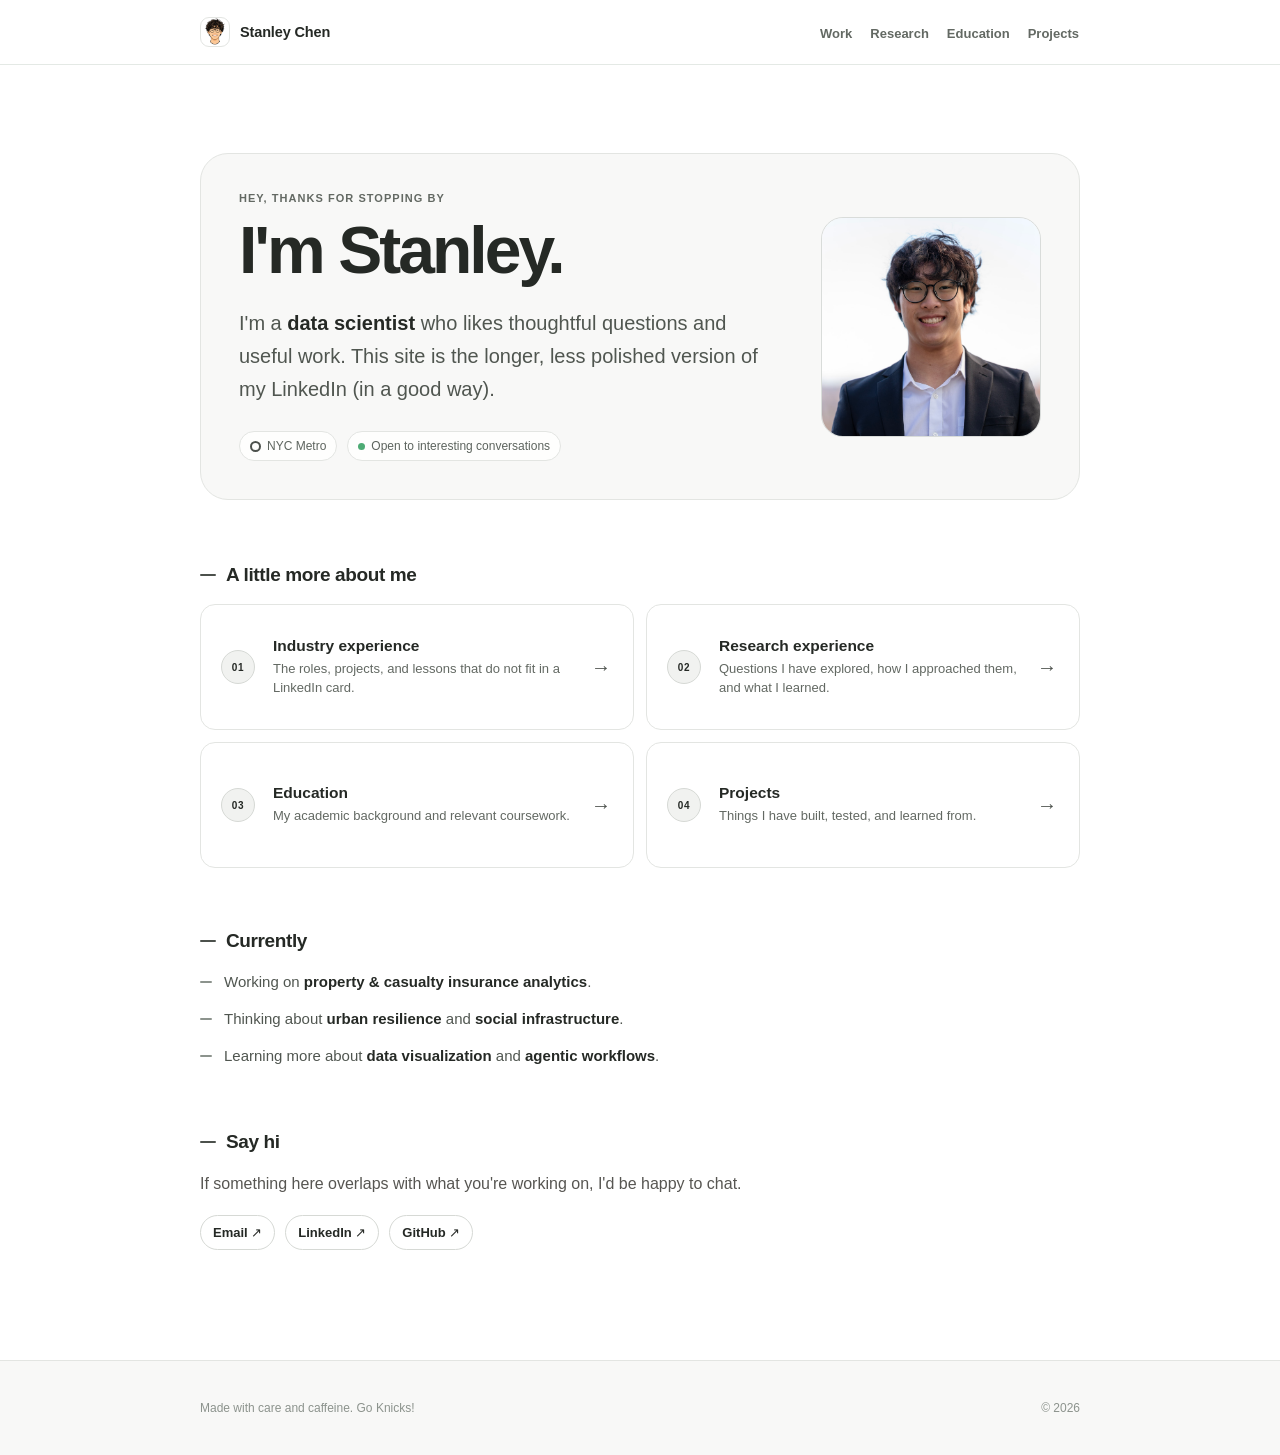
<file: index.html>
<!doctype html>
<html lang="en">
  <head>
    <meta charset="utf-8">
    <meta name="viewport" content="width=device-width, initial-scale=1">
    <title>Stanley Chen</title>
    <meta name="description" content="The longer version of my LinkedIn: industry experience, research, education, and the context behind the highlights.">
    <meta name="robots" content="noindex, nofollow">
    <meta property="og:title" content="Stanley Chen">
    <meta property="og:description" content="Industry experience, research, education, and the context behind the highlights.">
    <meta property="og:type" content="website">
    <meta property="og:url" content="https://stanleychenusa.github.io/">
    <meta name="twitter:card" content="summary">
    <link rel="canonical" href="https://stanleychenusa.github.io/">
    <link rel="icon" href="/favicon-avatar-transparent.png" type="image/png">
    <link rel="stylesheet" href="/styles.css?v=20260902-flat2">
  </head>
  <body>
    <header class="site-header">
      <div class="page-frame header-inner">
        <a class="wordmark" href="/" aria-label="Stanley Chen, homepage">
          <img class="wordmark-icon" src="/favicon-avatar-transparent.png" alt="" width="26" height="26" aria-hidden="true">
          <span class="name">Stanley Chen</span>
        </a>
        <nav class="site-nav" aria-label="Primary navigation">
          <a href="/industry/">Work</a>
          <a href="/research/">Research</a>
          <a href="/education/">Education</a>
          <a href="/projects/">Projects</a>
        </nav>
      </div>
    </header>

    <main class="doc-page page-frame">
      <section class="doc-hero home-hero" aria-labelledby="home-heading">
        <div class="home-hero-copy">
          <p class="doc-kicker">Hey, thanks for stopping by</p>
          <h1 id="home-heading">I'm Stanley.</h1>
          <p class="doc-lede">
            I'm a <strong>data scientist</strong> who likes thoughtful questions and useful work.
            This site is the longer, less polished
            version of my LinkedIn (in a good way).
          </p>
          <div class="quick-facts" aria-label="Quick facts">
            <span class="location-tag">NYC Metro</span>
            <span class="status-dot">Open to interesting conversations</span>
          </div>
        </div>
        <img class="profile-photo" src="/profile.jpg" alt="Portrait of Stanley Chen" width="440" height="440" fetchpriority="high">
      </section>

      <section class="doc-section" aria-labelledby="explore-heading">
        <h2 id="explore-heading">A little more about me</h2>
        <div class="page-list">
          <a class="page-list-item" href="/industry/">
            <span class="list-index" aria-hidden="true">01</span>
            <span class="list-copy">
              <strong>Industry experience</strong>
              <small>The roles, projects, and lessons that do not fit in a LinkedIn card.</small>
            </span>
            <span class="arrow" aria-hidden="true">→</span>
          </a>
          <a class="page-list-item" href="/research/">
            <span class="list-index" aria-hidden="true">02</span>
            <span class="list-copy">
              <strong>Research experience</strong>
              <small>Questions I have explored, how I approached them, and what I learned.</small>
            </span>
            <span class="arrow" aria-hidden="true">→</span>
          </a>
          <a class="page-list-item" href="/education/">
            <span class="list-index" aria-hidden="true">03</span>
            <span class="list-copy">
              <strong>Education</strong>
              <small>My academic background and relevant coursework.</small>
            </span>
            <span class="arrow" aria-hidden="true">→</span>
          </a>
          <a class="page-list-item" href="/projects/">
            <span class="list-index" aria-hidden="true">04</span>
            <span class="list-copy">
              <strong>Projects</strong>
              <small>Things I have built, tested, and learned from.</small>
            </span>
            <span class="arrow" aria-hidden="true">→</span>
          </a>
        </div>
      </section>

      <section class="doc-section currently" aria-labelledby="currently-heading">
        <h2 id="currently-heading">Currently</h2>
        <ul>
          <li>Working on <strong>property &amp; casualty insurance analytics</strong>.</li>
          <li>Thinking about <strong>urban resilience</strong> and <strong>social infrastructure</strong>.</li>
          <li>Learning more about <strong>data visualization</strong> and <strong>agentic workflows</strong>.</li>
        </ul>
      </section>

      <section class="doc-section say-hi" aria-labelledby="contact-heading">
        <h2 id="contact-heading">Say hi</h2>
        <p>If something here overlaps with what you're working on, I'd be happy to chat.</p>
        <div class="contact-links">
          <a href="mailto:syc33@cornell.edu">Email ↗</a>
          <a href="https://www.linkedin.com/in/stanleychenusa/" target="_blank" rel="noopener noreferrer">LinkedIn ↗</a>
          <a href="https://github.com/stanleychenusa" target="_blank" rel="noopener noreferrer">GitHub ↗</a>
        </div>
      </section>
    </main>

    <footer class="site-footer">
      <div class="page-frame footer-inner">
        <p>Made with care and caffeine. Go Knicks!</p>
        <span>© 2026</span>
      </div>
    </footer>
  </body>
</html>
</file>
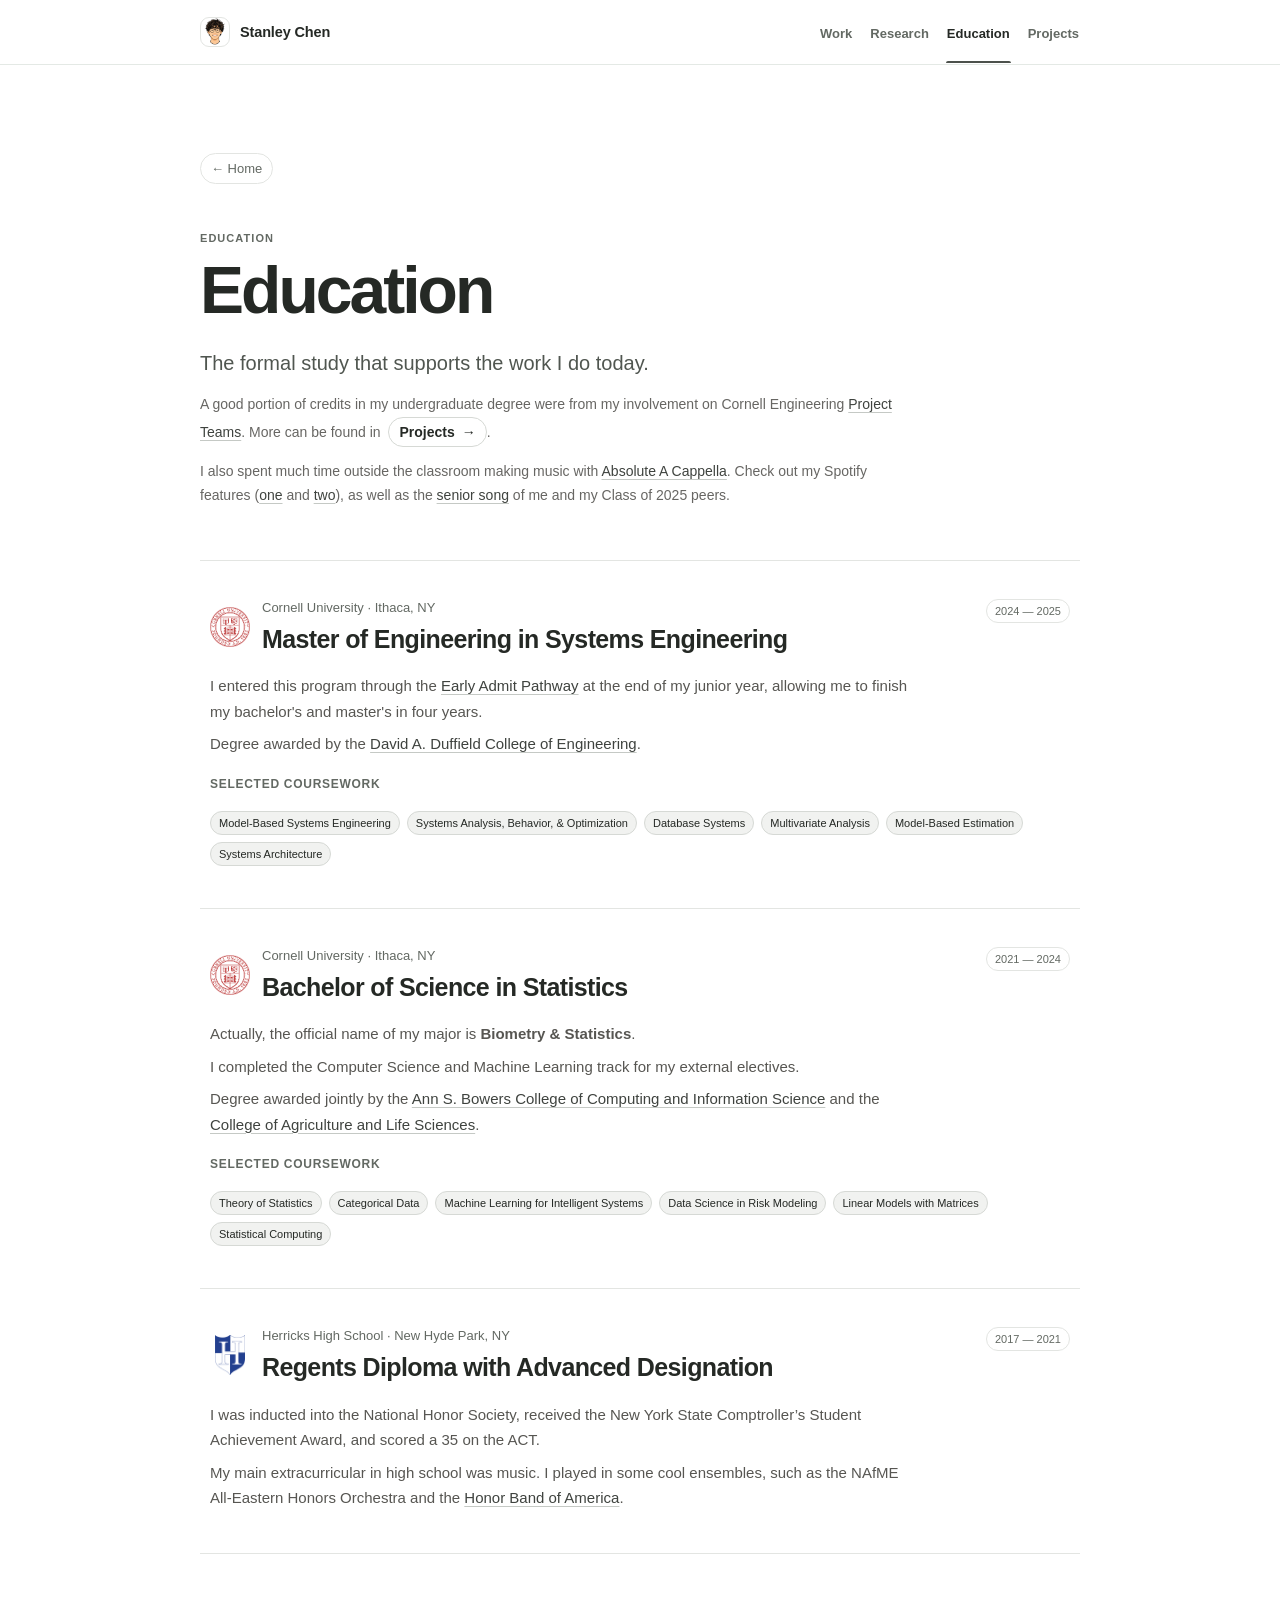
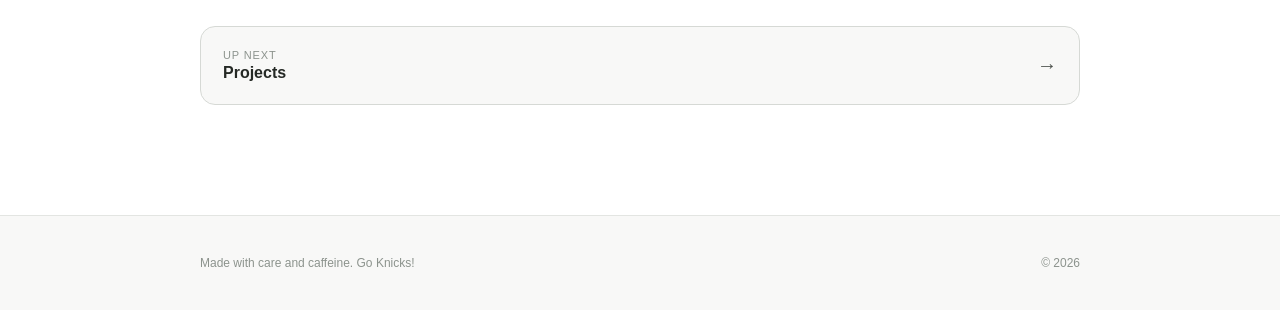
<file: education/index.html>
<!doctype html>
<html lang="en">
  <head>
    <meta charset="utf-8">
    <meta name="viewport" content="width=device-width, initial-scale=1">
    <title>Stanley Chen - Education</title>
    <meta name="description" content="Academic background and selected coursework at Cornell University.">
    <meta name="robots" content="noindex, nofollow">
    <link rel="canonical" href="https://stanleychenusa.github.io/education/">
    <link rel="icon" href="/favicon-avatar-transparent.png" type="image/png">
    <link rel="stylesheet" href="/styles.css?v=20260902-flat2">
  </head>
  <body>
    <header class="site-header">
      <div class="page-frame header-inner">
        <a class="wordmark" href="/" aria-label="Stanley Chen, homepage"><img class="wordmark-icon" src="/favicon-avatar-transparent.png" alt="" width="26" height="26" aria-hidden="true"><span class="name">Stanley Chen</span></a>
        <nav class="site-nav" aria-label="Primary navigation"><a href="/industry/">Work</a><a href="/research/">Research</a><a href="/education/" aria-current="page">Education</a><a href="/projects/">Projects</a></nav>
      </div>
    </header>

    <main class="doc-page page-frame">
      <a class="breadcrumb-link" href="/">← Home</a>
      <section class="inner-hero" aria-labelledby="page-heading">
        <p class="doc-kicker">Education</p><h1 id="page-heading">Education</h1><p class="education-intro">The formal study that supports the work I do today.</p>
        <p class="education-personal-note">A good portion of credits in my undergraduate degree were from my involvement on Cornell Engineering <a href="https://www.duffield.cornell.edu/student-project-teams/" target="_blank" rel="noopener noreferrer">Project Teams</a>. More can be found in <a class="projects-cta" href="/projects/">Projects <span aria-hidden="true">→</span></a>.</p>
        <p class="education-personal-note">I also spent much time outside the classroom making music with <a href="https://cornellabsolute.com/" target="_blank" rel="noopener noreferrer">Absolute A Cappella</a>. Check out my Spotify features (<a href="https://open.spotify.com/track/7F1lnGgt392TazgohCeSSP?si=485f0338f0264d7b" target="_blank" rel="noopener noreferrer">one</a> and <a href="https://open.spotify.com/track/5JcDGSPJ9kBR0nLbSrpyHn?si=63d333c6968a4a16" target="_blank" rel="noopener noreferrer">two</a>), as well as the <a href="https://youtu.be/B6LWA0KaAKY?si=qWsALJfNfPWxEbzY" target="_blank" rel="noopener noreferrer">senior song</a> of me and my Class of 2025 peers.</p>
      </section>

      <section class="experience-section" aria-label="Education entries"><div class="experience-list">
        <article class="experience-entry">
          <div class="entry-heading"><div class="entry-identity"><img class="school-logo" src="/cornell-logo.png" alt="" width="40" height="40" aria-hidden="true"><div><p class="entry-organization">Cornell University · Ithaca, NY</p><h2>Master of Engineering in Systems Engineering</h2></div></div><span class="entry-period">2024 — 2025</span></div>
          <div class="degree-notes">
            <p>I entered this program through the <a href="https://www.duffield.cornell.edu/meng/admissions-meng-students/early-admissions-for-cornell-students/" target="_blank" rel="noopener noreferrer">Early Admit Pathway</a> at the end of my junior year, allowing me to finish my bachelor's and master's in four years.</p>
            <p>Degree awarded by the <a href="https://www.duffield.cornell.edu/" target="_blank" rel="noopener noreferrer">David A. Duffield College of Engineering</a>.</p>
          </div>
          <p class="course-label">Selected coursework</p>
          <div class="entry-tags" aria-label="Selected master's coursework"><span>Model-Based Systems Engineering</span><span>Systems Analysis, Behavior, &amp; Optimization</span><span>Database Systems</span><span>Multivariate Analysis</span><span>Model-Based Estimation</span><span>Systems Architecture</span></div>
        </article>
        <article class="experience-entry">
          <div class="entry-heading"><div class="entry-identity"><img class="school-logo" src="/cornell-logo.png" alt="" width="40" height="40" aria-hidden="true"><div><p class="entry-organization">Cornell University · Ithaca, NY</p><h2>Bachelor of Science in Statistics</h2></div></div><span class="entry-period">2021 — 2024</span></div>
          <div class="degree-notes">
            <p>Actually, the official name of my major is <strong>Biometry &amp; Statistics</strong>.</p>
            <p>I completed the Computer Science and Machine Learning track for my external electives.</p>
            <p>Degree awarded jointly by the <a href="https://cis.cornell.edu/" target="_blank" rel="noopener noreferrer">Ann S. Bowers College of Computing and Information Science</a> and the <a href="https://cals.cornell.edu/" target="_blank" rel="noopener noreferrer">College of Agriculture and Life Sciences</a>.</p>
          </div>
          <p class="course-label">Selected coursework</p>
          <div class="entry-tags" aria-label="Selected bachelor's coursework"><span>Theory of Statistics</span><span>Categorical Data</span><span>Machine Learning for Intelligent Systems</span><span>Data Science in Risk Modeling</span><span>Linear Models with Matrices</span><span>Statistical Computing</span></div>
        </article>
        <article class="experience-entry">
          <div class="entry-heading"><div class="entry-identity"><img class="school-logo" src="/herricks-logo.png" alt="" width="40" height="40" aria-hidden="true"><div><p class="entry-organization">Herricks High School · New Hyde Park, NY</p><h2>Regents Diploma with Advanced Designation</h2></div></div><span class="entry-period">2017 — 2021</span></div>
          <div class="degree-notes">
            <p>I was inducted into the National Honor Society, received the New York State Comptroller’s Student Achievement Award, and scored a 35 on the ACT.</p>
            <p>My main extracurricular in high school was music. I played in some cool ensembles, such as the NAfME All-Eastern Honors Orchestra and the <a href="https://festival.musicforall.org/honor-band/" target="_blank" rel="noopener noreferrer">Honor Band of America</a>.</p>
          </div>
        </article>
      </div></section>

      <nav class="page-turn" aria-label="Portfolio pages"><a href="/projects/"><span><small>Up next</small>Projects</span><span class="arrow" aria-hidden="true">→</span></a></nav>
    </main>

    <footer class="site-footer"><div class="page-frame footer-inner"><p>Made with care and caffeine. Go Knicks!</p><span>© 2026</span></div></footer>
  </body>
</html>
</file>
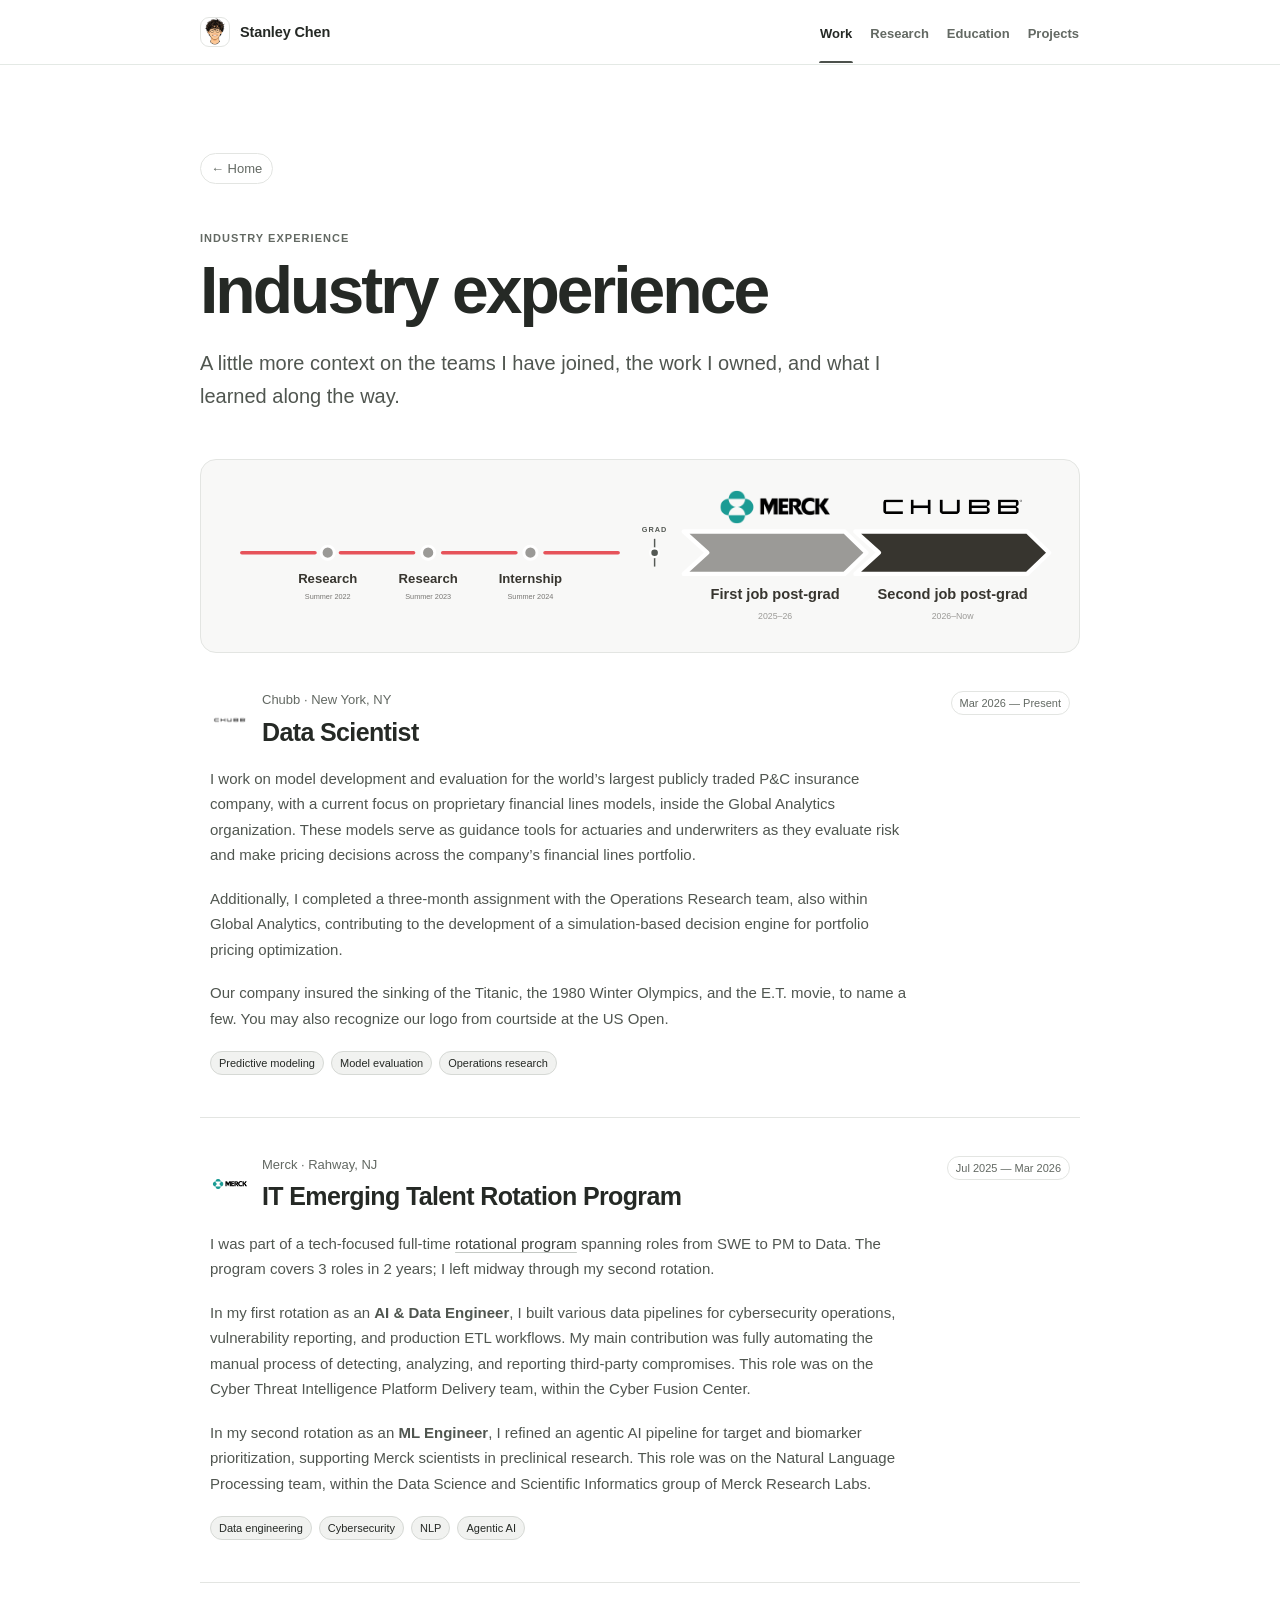
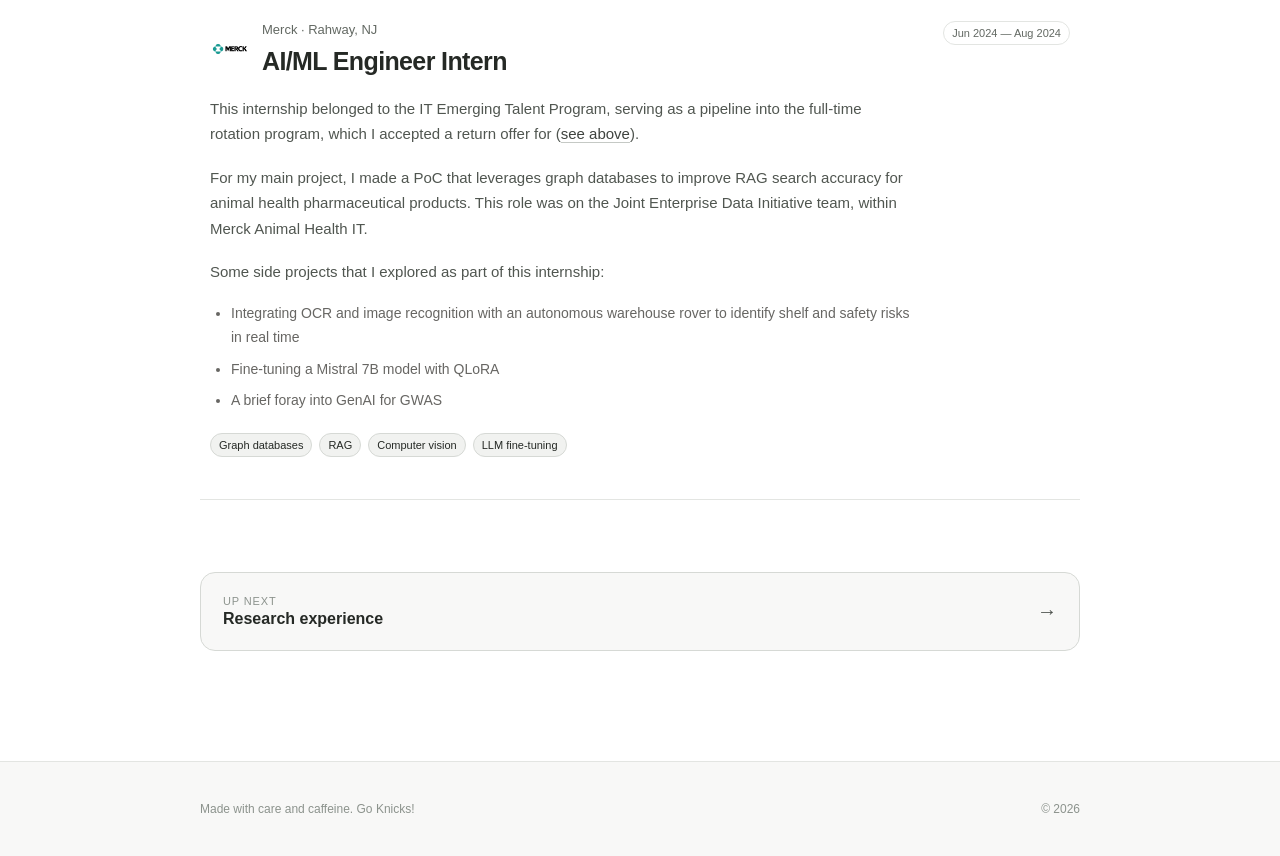
<file: industry/index.html>
<!doctype html>
<html lang="en">
  <head>
    <meta charset="utf-8">
    <meta name="viewport" content="width=device-width, initial-scale=1">
    <title>Stanley Chen - Work</title>
    <meta name="description" content="Selected roles, responsibilities, and professional outcomes.">
    <meta name="robots" content="noindex, nofollow">
    <link rel="canonical" href="https://stanleychenusa.github.io/industry/">
    <link rel="icon" href="/favicon-avatar-transparent.png" type="image/png">
    <link rel="stylesheet" href="/styles.css?v=20260902-flat2">
  </head>
  <body>
    <header class="site-header">
      <div class="page-frame header-inner">
        <a class="wordmark" href="/" aria-label="Stanley Chen, homepage"><img class="wordmark-icon" src="/favicon-avatar-transparent.png" alt="" width="26" height="26" aria-hidden="true"><span class="name">Stanley Chen</span></a>
        <nav class="site-nav" aria-label="Primary navigation">
          <a href="/industry/" aria-current="page">Work</a>
          <a href="/research/">Research</a>
          <a href="/education/">Education</a>
          <a href="/projects/">Projects</a>
        </nav>
      </div>
    </header>

    <main class="doc-page page-frame">
      <a class="breadcrumb-link" href="/">← Home</a>
      <section class="inner-hero" aria-labelledby="page-heading">
        <p class="doc-kicker">Industry experience</p>
        <h1 id="page-heading">Industry experience</h1>
        <p>A little more context on the teams I have joined, the work I owned, and what I learned along the way.</p>
      </section>

      <section class="career-timeline" aria-label="Career timeline">
        <div class="timeline-scroll">
          <svg class="timeline-graphic" viewBox="0 0 1180 230" role="img" aria-labelledby="timeline-title timeline-description" xmlns="http://www.w3.org/2000/svg">
            <title id="timeline-title">Career timeline</title>
            <desc id="timeline-description">Four red line segments represent freshman through senior school years. Black dots between them represent summer research and internship experiences. A labeled marker denotes graduation, followed by two job segments.</desc>

            <g font-family="ui-sans-serif, -apple-system, BlinkMacSystemFont, 'Segoe UI', sans-serif">
              <g text-anchor="middle" fill="#37352f">
                <line x1="45" y1="105" x2="145" y2="105" stroke="#e6535a" stroke-width="5" stroke-linecap="round" />

                <a class="timeline-link" href="/research/#undergraduate-summer-research-assistant" aria-label="Go to Undergraduate Summer Research Assistant on the Research page">
                  <circle cx="162.5" cy="105" r="9" fill="#9b9a97" stroke="#ffffff" stroke-width="4" />
                  <text class="timeline-link-label" x="162.5" y="147" font-size="18" font-weight="620">Research</text>
                  <text x="162.5" y="168" fill="#787774" font-size="10">Summer 2022</text>
                </a>

                <line x1="180" y1="105" x2="280" y2="105" stroke="#e6535a" stroke-width="5" stroke-linecap="round" />

                <a class="timeline-link" href="/research/#undergraduate-summer-research-assistant" aria-label="Go to Undergraduate Summer Research Assistant on the Research page">
                  <circle cx="300" cy="105" r="9" fill="#9b9a97" stroke="#ffffff" stroke-width="4" />
                  <text class="timeline-link-label" x="300" y="147" font-size="18" font-weight="620">Research</text>
                  <text x="300" y="168" fill="#787774" font-size="10">Summer 2023</text>
                </a>

                <line x1="320" y1="105" x2="420" y2="105" stroke="#e6535a" stroke-width="5" stroke-linecap="round" />

                <a class="timeline-link" href="#ai-ml-engineer-intern" aria-label="Go to AI/ML Engineer Intern">
                  <circle cx="440" cy="105" r="9" fill="#9b9a97" stroke="#ffffff" stroke-width="4" />
                  <text class="timeline-link-label" x="440" y="147" font-size="18" font-weight="620">Internship</text>
                  <text x="440" y="168" fill="#787774" font-size="10">Summer 2024</text>
                </a>

                <line x1="460" y1="105" x2="560" y2="105" stroke="#e6535a" stroke-width="5" stroke-linecap="round" />

                <g aria-label="Graduation">
                  <text x="610" y="76" fill="#555a55" font-size="10" font-weight="720" letter-spacing="1.4">GRAD</text>
                  <line x1="610" y1="86" x2="610" y2="124" stroke="#555a55" stroke-width="2" />
                  <circle cx="610" cy="105" r="6" fill="#555a55" stroke="#ffffff" stroke-width="3" />
                </g>
              </g>

              <g text-anchor="middle">
                <a class="timeline-link" href="#ai-data-engineer" aria-label="Go to first job post-grad, IT Emerging Talent Rotation Program">
                  <svg x="700" y="20" width="150" height="45" viewBox="176 894 2048 612" preserveAspectRatio="xMidYMid meet" aria-hidden="true">
                    <image href="/merck-logo.png" width="2400" height="2400" />
                  </svg>
                  <path d="M 650 76 H 870 L 900 105 L 870 134 H 650 L 682 105 Z" fill="#9b9a97" stroke="#ffffff" stroke-width="6" stroke-linejoin="round" />
                  <text class="timeline-link-label" x="775" y="169" fill="#37352f" font-size="20" font-weight="720">First job post-grad</text>
                  <text x="775" y="196" fill="#9b9a97" font-size="12">2025–26</text>
                </a>

                <a class="timeline-link" href="#data-scientist" aria-label="Go to second job post-grad, Data Scientist">
                  <svg x="923" y="32" width="190" height="20" viewBox="580 2406 4077 423" preserveAspectRatio="xMidYMid meet" aria-hidden="true">
                    <image href="/chubb-logo.png" width="5236" height="5236" />
                  </svg>
                  <path d="M 885 76 H 1120 L 1150 105 L 1120 134 H 885 L 917 105 Z" fill="#37352f" stroke="#ffffff" stroke-width="6" stroke-linejoin="round" />
                  <text class="timeline-link-label" x="1018" y="169" fill="#37352f" font-size="20" font-weight="720">Second job post-grad</text>
                  <text x="1018" y="196" fill="#9b9a97" font-size="12">2026–Now</text>
                </a>
              </g>
            </g>
          </svg>
        </div>
      </section>

      <section class="experience-section" aria-label="Industry experience entries">
        <div class="experience-list work-experience-list">
          <article class="experience-entry" id="data-scientist">
            <div class="entry-heading"><div class="entry-identity"><img class="company-logo" src="/chubb-logo.png" alt="" width="40" height="40" aria-hidden="true"><div><p class="entry-organization">Chubb · New York, NY</p><h2>Data Scientist</h2></div></div><span class="entry-period">Mar 2026 — Present</span></div>
            <p class="entry-summary">I work on model development and evaluation for the world’s largest publicly traded P&amp;C insurance company, with a current focus on proprietary financial lines models, inside the Global Analytics organization. These models serve as guidance tools for actuaries and underwriters as they evaluate risk and make pricing decisions across the company’s financial lines portfolio.</p>
            <p class="entry-summary">Additionally, I completed a three-month assignment with the Operations Research team, also within Global Analytics, contributing to the development of a simulation-based decision engine for portfolio pricing optimization.</p>
            <p class="entry-summary">Our company insured the sinking of the Titanic, the 1980 Winter Olympics, and the E.T. movie, to name a few. You may also recognize our logo from courtside at the US Open.</p>
            <div class="entry-tags" aria-label="Topics and methods"><span>Predictive modeling</span><span>Model evaluation</span><span>Operations research</span></div>
          </article>
          <article class="experience-entry" id="ai-data-engineer">
            <div class="entry-heading"><div class="entry-identity"><img class="company-logo" src="/merck-logo.png" alt="" width="40" height="40" aria-hidden="true"><div><p class="entry-organization">Merck · Rahway, NJ</p><h2>IT Emerging Talent Rotation Program</h2></div></div><span class="entry-period">Jul 2025 — Mar 2026</span></div>
            <p class="entry-summary">I was part of a tech-focused full-time <a href="https://jobs.merck.com/us/en/it-emerging-talent-program" target="_blank" rel="noopener noreferrer">rotational program</a> spanning roles from SWE to PM to Data. The program covers 3 roles in 2 years; I left midway through my second rotation.</p>
            <p class="entry-summary">In my first rotation as an <strong>AI &amp; Data Engineer</strong>, I built various data pipelines for cybersecurity operations, vulnerability reporting, and production ETL workflows. My main contribution was fully automating the manual process of detecting, analyzing, and reporting third-party compromises. This role was on the Cyber Threat Intelligence Platform Delivery team, within the Cyber Fusion Center.</p>
            <p class="entry-summary">In my second rotation as an <strong>ML Engineer</strong>, I refined an agentic AI pipeline for target and biomarker prioritization, supporting Merck scientists in preclinical research. This role was on the Natural Language Processing team, within the Data Science and Scientific Informatics group of Merck Research Labs.</p>
            <div class="entry-tags" aria-label="Topics and methods"><span>Data engineering</span><span>Cybersecurity</span><span>NLP</span><span>Agentic AI</span></div>
          </article>
          <article class="experience-entry" id="ai-ml-engineer-intern">
            <div class="entry-heading"><div class="entry-identity"><img class="company-logo" src="/merck-logo.png" alt="" width="40" height="40" aria-hidden="true"><div><p class="entry-organization">Merck · Rahway, NJ</p><h2>AI/ML Engineer Intern</h2></div></div><span class="entry-period">Jun 2024 — Aug 2024</span></div>
            <p class="entry-summary">This internship belonged to the IT Emerging Talent Program, serving as a pipeline into the full-time rotation program, which I accepted a return offer for (<a href="#ai-data-engineer">see above</a>).</p>
            <p class="entry-summary">For my main project, I made a PoC that leverages graph databases to improve RAG search accuracy for animal health pharmaceutical products. This role was on the Joint Enterprise Data Initiative team, within Merck Animal Health IT.</p>
            <p class="entry-summary">Some side projects that I explored as part of this internship:</p>
            <ul class="entry-details">
              <li>Integrating OCR and image recognition with an autonomous warehouse rover to identify shelf and safety risks in real time</li>
              <li>Fine-tuning a Mistral 7B model with QLoRA</li>
              <li>A brief foray into GenAI for GWAS</li>
            </ul>
            <div class="entry-tags" aria-label="Topics and methods"><span>Graph databases</span><span>RAG</span><span>Computer vision</span><span>LLM fine-tuning</span></div>
          </article>
        </div>
      </section>

      <nav class="page-turn" aria-label="Portfolio pages"><a href="/research/"><span><small>Up next</small>Research experience</span><span class="arrow" aria-hidden="true">→</span></a></nav>
    </main>

    <footer class="site-footer"><div class="page-frame footer-inner"><p>Made with care and caffeine. Go Knicks!</p><span>© 2026</span></div></footer>
  </body>
</html>
</file>
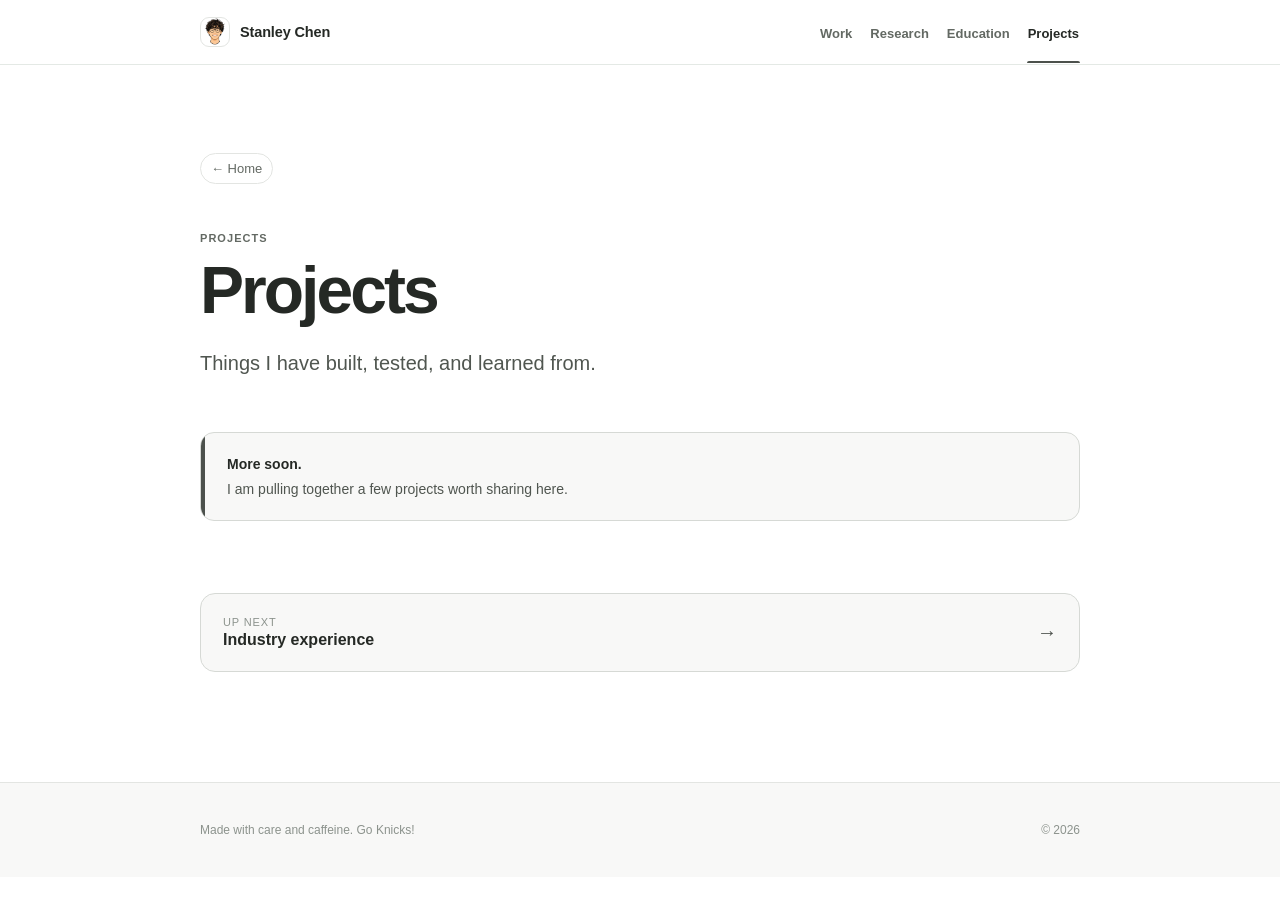
<file: projects/index.html>
<!doctype html>
<html lang="en">
  <head>
    <meta charset="utf-8">
    <meta name="viewport" content="width=device-width, initial-scale=1">
    <title>Stanley Chen - Projects</title>
    <meta name="description" content="Selected projects, experiments, and things I have built.">
    <meta name="robots" content="noindex, nofollow">
    <link rel="canonical" href="https://stanleychenusa.github.io/projects/">
    <link rel="icon" href="/favicon-avatar-transparent.png" type="image/png">
    <link rel="stylesheet" href="/styles.css?v=20260902-flat2">
  </head>
  <body>
    <header class="site-header">
      <div class="page-frame header-inner">
        <a class="wordmark" href="/" aria-label="Stanley Chen, homepage"><img class="wordmark-icon" src="/favicon-avatar-transparent.png" alt="" width="26" height="26" aria-hidden="true"><span class="name">Stanley Chen</span></a>
        <nav class="site-nav" aria-label="Primary navigation"><a href="/industry/">Work</a><a href="/research/">Research</a><a href="/education/">Education</a><a href="/projects/" aria-current="page">Projects</a></nav>
      </div>
    </header>

    <main class="doc-page page-frame">
      <a class="breadcrumb-link" href="/">← Home</a>
      <section class="inner-hero" aria-labelledby="page-heading">
        <p class="doc-kicker">Projects</p><h1 id="page-heading">Projects</h1><p>Things I have built, tested, and learned from.</p>
      </section>

      <section class="starter-note" aria-label="Projects coming soon">
        <div><strong>More soon.</strong><p>I am pulling together a few projects worth sharing here.</p></div>
      </section>

      <nav class="page-turn" aria-label="Portfolio pages"><a href="/industry/"><span><small>Up next</small>Industry experience</span><span class="arrow" aria-hidden="true">→</span></a></nav>
    </main>

    <footer class="site-footer"><div class="page-frame footer-inner"><p>Made with care and caffeine. Go Knicks!</p><span>© 2026</span></div></footer>
  </body>
</html>
</file>
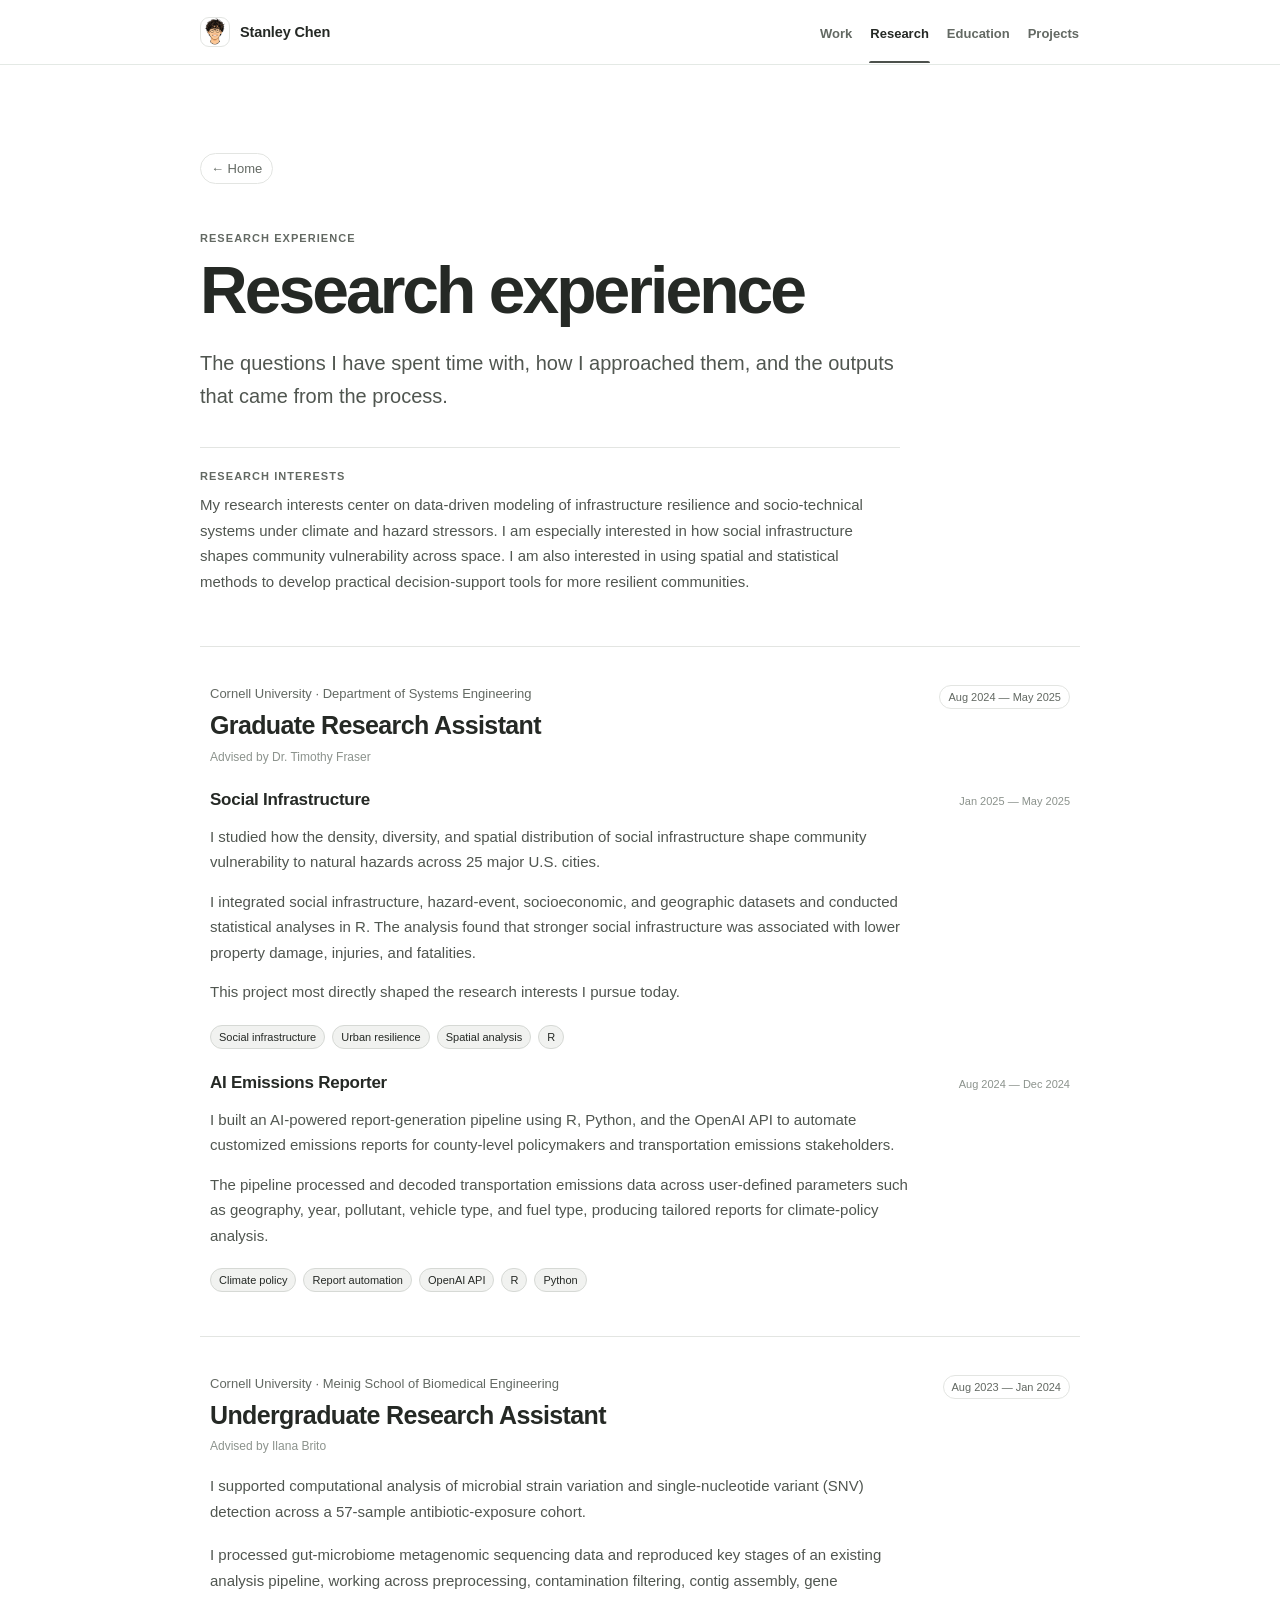
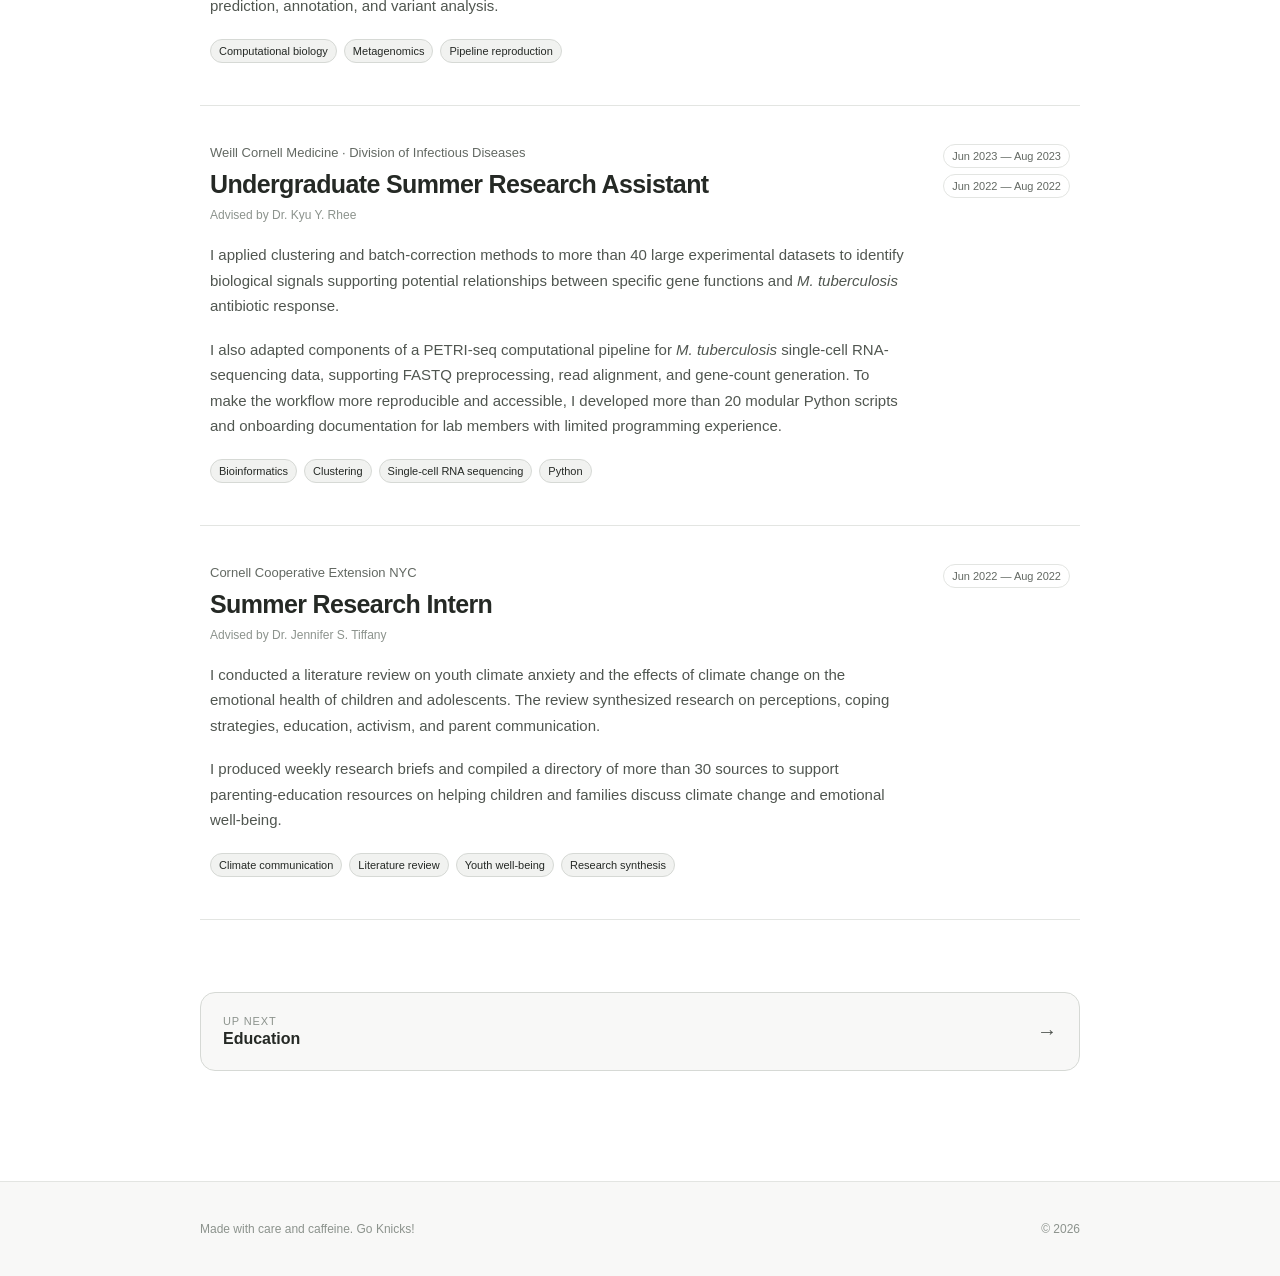
<file: research/index.html>
<!doctype html>
<html lang="en">
  <head>
    <meta charset="utf-8">
    <meta name="viewport" content="width=device-width, initial-scale=1">
    <title>Stanley Chen - Research</title>
    <meta name="description" content="Selected research questions, methods, and experiences.">
    <meta name="robots" content="noindex, nofollow">
    <link rel="canonical" href="https://stanleychenusa.github.io/research/">
    <link rel="icon" href="/favicon-avatar-transparent.png" type="image/png">
    <link rel="stylesheet" href="/styles.css?v=20260902-research5">
  </head>
  <body>
    <header class="site-header">
      <div class="page-frame header-inner">
        <a class="wordmark" href="/" aria-label="Stanley Chen, homepage"><img class="wordmark-icon" src="/favicon-avatar-transparent.png" alt="" width="26" height="26" aria-hidden="true"><span class="name">Stanley Chen</span></a>
        <nav class="site-nav" aria-label="Primary navigation"><a href="/industry/">Work</a><a href="/research/" aria-current="page">Research</a><a href="/education/">Education</a><a href="/projects/">Projects</a></nav>
      </div>
    </header>

    <main class="doc-page page-frame">
      <a class="breadcrumb-link" href="/">← Home</a>
      <section class="inner-hero" aria-labelledby="page-heading">
        <p class="doc-kicker">Research experience</p>
        <h1 id="page-heading">Research experience</h1>
        <p class="research-intro">The questions I have spent time with, how I approached them, and the outputs that came from the process.</p>
        <div class="research-interests">
          <h2>Research interests</h2>
          <p>My research interests center on data-driven modeling of infrastructure resilience and socio-technical systems under climate and hazard stressors. I am especially interested in how social infrastructure shapes community vulnerability across space. I am also interested in using spatial and statistical methods to develop practical decision-support tools for more resilient communities.</p>
        </div>
      </section>

      <section class="experience-section" aria-label="Research experience entries">
        <div class="experience-list">
          <article class="experience-entry" id="cornell-systems-engineering">
            <div class="entry-heading">
              <div class="entry-identity"><div><p class="entry-organization">Cornell University · Department of Systems Engineering</p><h2>Graduate Research Assistant</h2><p class="entry-advisor">Advised by Dr. Timothy Fraser</p></div></div>
              <span class="entry-period">Aug 2024 — May 2025</span>
            </div>
            <div class="research-projects">
              <section class="research-project" id="social-infrastructure-research" aria-labelledby="social-infrastructure-heading">
                <div class="research-project-heading">
                  <h3 id="social-infrastructure-heading">Social Infrastructure</h3>
                  <span class="research-project-period">Jan 2025 — May 2025</span>
                </div>
                <p class="entry-summary">I studied how the density, diversity, and spatial distribution of social infrastructure shape community vulnerability to natural hazards across 25 major U.S. cities.</p>
                <p class="entry-summary">I integrated social infrastructure, hazard-event, socioeconomic, and geographic datasets and conducted statistical analyses in R. The analysis found that stronger social infrastructure was associated with lower property damage, injuries, and fatalities.</p>
                <p class="entry-summary">This project most directly shaped the research interests I pursue today.</p>
                <div class="entry-tags" aria-label="Social Infrastructure topics and methods"><span>Social infrastructure</span><span>Urban resilience</span><span>Spatial analysis</span><span>R</span></div>
              </section>
              <section class="research-project" id="ai-emissions-reporter" aria-labelledby="ai-emissions-heading">
                <div class="research-project-heading">
                  <h3 id="ai-emissions-heading">AI Emissions Reporter</h3>
                  <span class="research-project-period">Aug 2024 — Dec 2024</span>
                </div>
                <p class="entry-summary">I built an AI-powered report-generation pipeline using R, Python, and the OpenAI API to automate customized emissions reports for county-level policymakers and transportation emissions stakeholders.</p>
                <p class="entry-summary">The pipeline processed and decoded transportation emissions data across user-defined parameters such as geography, year, pollutant, vehicle type, and fuel type, producing tailored reports for climate-policy analysis.</p>
                <div class="entry-tags" aria-label="AI Emissions Reporter topics and methods"><span>Climate policy</span><span>Report automation</span><span>OpenAI API</span><span>R</span><span>Python</span></div>
              </section>
            </div>
          </article>

          <article class="experience-entry" id="microbial-strain-variation-research">
            <div class="entry-heading">
              <div class="entry-identity"><div><p class="entry-organization">Cornell University · Meinig School of Biomedical Engineering</p><h2>Undergraduate Research Assistant</h2><p class="entry-advisor">Advised by Ilana Brito</p></div></div>
              <span class="entry-period">Aug 2023 — Jan 2024</span>
            </div>
            <p class="entry-summary">I supported computational analysis of microbial strain variation and single-nucleotide variant (SNV) detection across a 57-sample antibiotic-exposure cohort.</p>
            <p class="entry-summary">I processed gut-microbiome metagenomic sequencing data and reproduced key stages of an existing analysis pipeline, working across preprocessing, contamination filtering, contig assembly, gene prediction, annotation, and variant analysis.</p>
            <div class="entry-tags" aria-label="Topics and methods"><span>Computational biology</span><span>Metagenomics</span><span>Pipeline reproduction</span></div>
          </article>

          <article class="experience-entry" id="undergraduate-summer-research-assistant">
            <div class="entry-heading">
              <div class="entry-identity"><div><p class="entry-organization">Weill Cornell Medicine · Division of Infectious Diseases</p><h2>Undergraduate Summer Research Assistant</h2><p class="entry-advisor">Advised by Dr. Kyu Y. Rhee</p></div></div>
              <div class="entry-periods" aria-label="Research periods">
                <span class="entry-period">Jun 2023 — Aug 2023</span>
                <span class="entry-period">Jun 2022 — Aug 2022</span>
              </div>
            </div>
            <p class="entry-summary">I applied clustering and batch-correction methods to more than 40 large experimental datasets to identify biological signals supporting potential relationships between specific gene functions and <em>M. tuberculosis</em> antibiotic response.</p>
            <p class="entry-summary">I also adapted components of a PETRI-seq computational pipeline for <em>M. tuberculosis</em> single-cell RNA-sequencing data, supporting FASTQ preprocessing, read alignment, and gene-count generation. To make the workflow more reproducible and accessible, I developed more than 20 modular Python scripts and onboarding documentation for lab members with limited programming experience.</p>
            <div class="entry-tags" aria-label="Topics and methods"><span>Bioinformatics</span><span>Clustering</span><span>Single-cell RNA sequencing</span><span>Python</span></div>
          </article>

          <article class="experience-entry" id="climate-anxiety-research">
            <div class="entry-heading">
              <div class="entry-identity"><div><p class="entry-organization">Cornell Cooperative Extension NYC</p><h2>Summer Research Intern</h2><p class="entry-advisor">Advised by Dr. Jennifer S. Tiffany</p></div></div>
              <span class="entry-period">Jun 2022 — Aug 2022</span>
            </div>
            <p class="entry-summary">I conducted a literature review on youth climate anxiety and the effects of climate change on the emotional health of children and adolescents. The review synthesized research on perceptions, coping strategies, education, activism, and parent communication.</p>
            <p class="entry-summary">I produced weekly research briefs and compiled a directory of more than 30 sources to support parenting-education resources on helping children and families discuss climate change and emotional well-being.</p>
            <div class="entry-tags" aria-label="Topics and methods"><span>Climate communication</span><span>Literature review</span><span>Youth well-being</span><span>Research synthesis</span></div>
          </article>
        </div>
      </section>

      <nav class="page-turn" aria-label="Portfolio pages"><a href="/education/"><span><small>Up next</small>Education</span><span class="arrow" aria-hidden="true">→</span></a></nav>
    </main>

    <footer class="site-footer"><div class="page-frame footer-inner"><p>Made with care and caffeine. Go Knicks!</p><span>© 2026</span></div></footer>
  </body>
</html>
</file>
<file: styles.css>
:root {
  color-scheme: light;
  --ink: #252925;
  --muted: #636963;
  --faint: #8c938d;
  --line: #e3e5e2;
  --surface: #f8f8f7;
  --surface-strong: #f1f2f0;
  --link: #3f433f;
  --accent: #4c514c;
  --accent-dark: #252925;
  --accent-soft: #f1f2f0;
  --accent-line: #d6d9d5;
  --warm: #e6535a;
  --page: #ffffff;
}

* {
  box-sizing: border-box;
}

html {
  scroll-behavior: smooth;
}

body {
  margin: 0;
  background: var(--page);
  color: var(--ink);
  font-family: ui-sans-serif, -apple-system, BlinkMacSystemFont, "Segoe UI", sans-serif;
  -webkit-font-smoothing: antialiased;
}

a {
  color: inherit;
  text-decoration: none;
}

a:focus-visible {
  outline: 2px solid var(--accent);
  outline-offset: 4px;
  border-radius: 4px;
}

::selection {
  background: #e6e8e5;
}

.page-frame {
  width: min(880px, calc(100% - 48px));
  margin-inline: auto;
}

.site-header {
  position: sticky;
  top: 0;
  z-index: 10;
  border-bottom: 1px solid rgb(225 231 227 / 90%);
  background: #ffffff;
}

.header-inner {
  min-height: 64px;
  display: flex;
  align-items: center;
  justify-content: space-between;
  gap: 24px;
}

.wordmark {
  display: inline-flex;
  align-items: center;
  gap: 10px;
  font-size: 14.5px;
  font-weight: 680;
  letter-spacing: -0.01em;
}

.wordmark-icon {
  width: 30px;
  height: 30px;
  flex: 0 0 auto;
  border: 1px solid var(--line);
  border-radius: 9px;
  background: #ffffff;
  object-fit: contain;
}

.site-nav {
  display: flex;
  align-items: center;
  gap: 16px;
}

.site-nav a {
  position: relative;
  padding: 23px 1px 21px;
  color: var(--muted);
  font-size: 13px;
  font-weight: 560;
  transition: background 140ms ease, color 140ms ease;
}

.site-nav a::after {
  position: absolute;
  right: 0;
  bottom: -1px;
  left: 0;
  height: 2px;
  border-radius: 999px 999px 0 0;
  background: var(--accent);
  content: "";
  opacity: 0;
  transform: scaleX(0.55);
  transition: opacity 140ms ease, transform 140ms ease;
}

.site-nav a:hover,
.site-nav a[aria-current="page"] {
  background: transparent;
  color: var(--accent-dark);
}

.site-nav a:hover::after,
.site-nav a[aria-current="page"]::after {
  opacity: 1;
  transform: scaleX(1);
}

.doc-page {
  padding-block: 88px 110px;
}

.doc-hero,
.inner-hero {
  max-width: 760px;
}

.home-hero {
  position: relative;
  max-width: none;
  display: grid;
  grid-template-columns: minmax(0, 1fr) 220px;
  align-items: center;
  gap: 48px;
  padding: 38px;
  border: 1px solid var(--line);
  border-radius: 28px;
  background: var(--surface);
}

.home-hero-copy {
  min-width: 0;
}

.profile-photo {
  display: block;
  width: 220px;
  height: 220px;
  aspect-ratio: 1;
  border: 1px solid #d9dcda;
  border-radius: 22px;
  object-fit: cover;
  object-position: 50% 43%;
}

.doc-kicker {
  display: block;
  margin: 0 0 12px;
  color: var(--muted);
  font-size: 11px;
  font-weight: 720;
  letter-spacing: 0.095em;
  text-transform: uppercase;
}

.doc-hero h1,
.inner-hero h1 {
  margin: 0;
  color: var(--ink);
  font-size: clamp(42px, 7vw, 66px);
  font-weight: 720;
  letter-spacing: -0.045em;
  line-height: 1.05;
}

.doc-lede,
.inner-hero > p:last-child:not(.education-personal-note),
.inner-hero > .research-intro,
.inner-hero > .education-intro {
  max-width: 700px;
  margin: 22px 0 0;
  color: #505650;
  font-size: clamp(17px, 2.2vw, 20px);
  line-height: 1.65;
}

.education-personal-note {
  max-width: 700px;
  margin: 13px 0 0;
  color: #676663;
  font-size: 14px;
  line-height: 1.7;
}

.research-interests {
  max-width: 700px;
  margin-top: 34px;
  padding-top: 22px;
  border-top: 1px solid var(--line);
}

.research-interests h2 {
  margin: 0 0 10px;
  color: var(--muted);
  font-size: 11px;
  font-weight: 720;
  letter-spacing: 0.095em;
  text-transform: uppercase;
}

.research-interests p {
  margin: 0;
  color: #505650;
  font-size: 15px;
  line-height: 1.7;
}

.education-personal-note a {
  color: var(--link);
  text-decoration: underline;
  text-decoration-color: #c5c9c5;
  text-underline-offset: 3px;
}

.education-personal-note a:hover {
  text-decoration-color: currentColor;
}

.education-personal-note .projects-cta {
  display: inline-flex;
  align-items: center;
  gap: 7px;
  margin-left: 4px;
  padding: 7px 10px;
  border: 1px solid var(--accent-line);
  border-radius: 999px;
  background: #ffffff;
  color: var(--accent-dark);
  font-weight: 600;
  line-height: 1;
  text-decoration: none;
  transition: background 140ms ease, transform 140ms ease;
}

.education-personal-note .projects-cta:hover {
  background: var(--accent-soft);
  text-decoration: none;
}

.doc-lede strong {
  color: var(--ink);
  font-weight: 650;
}

.quick-facts {
  display: flex;
  flex-wrap: wrap;
  align-items: center;
  gap: 10px;
  margin-top: 25px;
}

.quick-facts span {
  display: inline-flex;
  align-items: center;
  gap: 6px;
  min-height: 30px;
  padding-inline: 10px;
  border: 1px solid var(--line);
  border-radius: 999px;
  background: rgb(255 255 255 / 82%);
  color: #5d645e;
  font-size: 12px;
}

.location-tag::before {
  width: 7px;
  height: 7px;
  border: 2px solid var(--accent);
  border-radius: 50%;
  content: "";
}

.status-dot::before {
  content: "";
  width: 7px;
  height: 7px;
  border-radius: 50%;
  background: #4dab74;
}

.doc-callout,
.starter-note {
  position: relative;
  display: grid;
  grid-template-columns: 1fr;
  gap: 0;
  overflow: hidden;
  padding: 20px 22px 20px 26px;
  border: 1px solid var(--accent-line);
  border-radius: 14px;
  background: var(--surface);
  color: #505650;
  font-size: 14px;
  line-height: 1.6;
}

.doc-callout::before,
.starter-note::before {
  position: absolute;
  top: 0;
  bottom: 0;
  left: 0;
  width: 4px;
  background: var(--accent);
  content: "";
}

.doc-callout {
  margin-block: 58px 64px;
}

.doc-callout .callout-icon,
.starter-note .callout-icon {
  display: none;
}

.doc-callout strong,
.starter-note strong {
  color: var(--ink);
}

.doc-callout p,
.starter-note p {
  margin: 2px 0 0;
}

.doc-section + .doc-section {
  margin-top: 62px;
}

.doc-hero + .doc-section {
  margin-top: 64px;
}

.doc-section h2 {
  display: flex;
  align-items: center;
  gap: 10px;
  margin: 0 0 18px;
  font-size: 19px;
  font-weight: 680;
  letter-spacing: -0.02em;
}

.doc-section h2::before {
  width: 16px;
  height: 2px;
  border-radius: 999px;
  background: var(--accent);
  content: "";
}

.page-list {
  display: grid;
  grid-template-columns: repeat(2, minmax(0, 1fr));
  gap: 12px;
}

.page-list-item {
  display: grid;
  grid-template-columns: 38px 1fr 22px;
  align-items: center;
  gap: 14px;
  min-height: 126px;
  padding: 20px;
  border: 1px solid var(--line);
  border-radius: 15px;
  background: rgb(255 255 255 / 84%);
  transition: background 140ms ease, border-color 140ms ease;
}

.page-list-item:hover {
  border-color: var(--accent-line);
  background: var(--surface);
}

.list-index {
  display: inline-grid;
  width: 34px;
  height: 34px;
  place-items: center;
  border: 1px solid var(--accent-line);
  border-radius: 50%;
  background: var(--accent-soft);
  color: var(--accent-dark);
  font-size: 10px;
  font-weight: 750;
  letter-spacing: 0.06em;
}

.list-copy {
  display: grid;
  gap: 5px;
}

.list-copy strong {
  color: var(--ink);
  font-size: 15.5px;
  font-weight: 670;
}

.list-copy small {
  color: var(--muted);
  font-size: 13px;
  line-height: 1.45;
}

.arrow {
  color: var(--accent);
  font-size: 20px;
  transition: transform 140ms ease;
}

.page-list-item:hover .arrow,
.page-turn a:hover .arrow {
  transform: translateX(3px);
}

.currently ul {
  display: grid;
  gap: 12px;
  margin: 0;
  padding: 0;
  color: #505650;
  font-size: 15px;
  line-height: 1.65;
  list-style: none;
}

.currently li {
  position: relative;
  padding-left: 24px;
}

.currently li::before {
  position: absolute;
  top: 0.72em;
  left: 0;
  width: 12px;
  height: 2px;
  border-radius: 999px;
  background: var(--faint);
  content: "";
}

.currently strong {
  color: var(--ink);
  font-weight: 600;
}

.say-hi p {
  max-width: 580px;
  margin: 0 0 18px;
  color: #575652;
  line-height: 1.65;
}

.contact-links {
  display: flex;
  flex-wrap: wrap;
  gap: 10px;
}

.contact-links a {
  display: inline-flex;
  align-items: center;
  gap: 7px;
  padding: 9px 12px;
  border: 1px solid var(--accent-line);
  border-radius: 999px;
  background: #ffffff;
  color: var(--accent-dark);
  font-size: 13px;
  font-weight: 550;
}

.contact-links a:hover {
  background: var(--accent-soft);
}

.breadcrumb-link {
  display: inline-flex;
  align-items: center;
  gap: 7px;
  margin-bottom: 48px;
  padding: 7px 10px;
  border: 1px solid var(--line);
  border-radius: 999px;
  background: rgb(255 255 255 / 80%);
  color: var(--muted);
  font-size: 13px;
  transition: background 140ms ease, border-color 140ms ease, color 140ms ease;
}

.breadcrumb-link:hover {
  border-color: var(--accent-line);
  background: var(--accent-soft);
  color: var(--accent-dark);
}

.inner-hero {
  margin-bottom: 52px;
}

.career-timeline {
  margin: -6px 0 0;
}

.timeline-scroll {
  overflow-x: auto;
  padding: 16px 8px 8px;
  border: 1px solid var(--line);
  border-radius: 16px;
  background: var(--surface);
  scrollbar-color: #d7d7d3 transparent;
  scrollbar-width: thin;
}

.timeline-graphic {
  display: block;
  width: 100%;
  min-width: 760px;
  height: auto;
}

.timeline-link {
  cursor: pointer;
  transition: opacity 150ms ease;
}

.timeline-link:hover {
  opacity: 0.72;
}

.timeline-link:hover .timeline-link-label,
.timeline-link:focus-visible .timeline-link-label {
  text-decoration: underline;
  text-underline-offset: 3px;
}

.timeline-link:focus-visible {
  outline: none;
}

.timeline-link:focus-visible circle,
.timeline-link:focus-visible path {
  stroke: #e6535a;
}

.starter-note {
  margin-bottom: 64px;
}

.experience-list {
  border-top: 1px solid var(--line);
}

.work-experience-list {
  border-top: 0;
}

.experience-entry {
  padding: 38px 10px 42px;
  border-bottom: 1px solid var(--line);
}

.experience-entry[id] {
  scroll-margin-top: 96px;
}

.entry-heading {
  display: grid;
  grid-template-columns: minmax(0, 1fr) auto;
  align-items: start;
  gap: 24px;
}

.entry-identity {
  display: flex;
  align-items: center;
  min-width: 0;
  gap: 12px;
}

.school-logo,
.company-logo {
  display: block;
  flex: 0 0 40px;
  width: 40px;
  height: 40px;
  object-fit: contain;
}

.entry-organization {
  margin: 0 0 7px;
  color: var(--muted);
  font-size: 13px;
  line-height: 1.4;
}

.entry-advisor {
  margin: 7px 0 0;
  color: var(--faint);
  font-size: 12px;
  line-height: 1.4;
}

.research-projects {
  margin-top: 24px;
}

.research-project {
  padding: 22px 0 2px;
}

.research-project:first-child {
  padding-top: 0;
}

.research-project-heading {
  display: flex;
  align-items: baseline;
  justify-content: space-between;
  gap: 20px;
}

.research-project-heading h3 {
  margin: 0;
  color: var(--ink);
  font-size: 17px;
  font-weight: 680;
  letter-spacing: -0.015em;
}

.research-project-period {
  color: var(--faint);
  font-size: 11px;
  white-space: nowrap;
}

.research-project .entry-summary {
  margin-top: 14px;
}

.entry-heading h2 {
  margin: 0;
  font-size: clamp(20px, 3vw, 25px);
  font-weight: 660;
  letter-spacing: -0.025em;
  line-height: 1.25;
}

.entry-period {
  padding: 5px 8px;
  border: 1px solid var(--line);
  border-radius: 999px;
  background: #ffffff;
  color: var(--muted);
  font-size: 11px;
  white-space: nowrap;
}

.entry-periods {
  display: flex;
  align-items: flex-end;
  flex-direction: column;
  gap: 6px;
}

.entry-summary {
  max-width: 700px;
  margin: 18px 0 0;
  color: #505650;
  font-size: 15px;
  line-height: 1.7;
}

.entry-summary a {
  color: var(--link);
  text-decoration: underline;
  text-decoration-color: #c5c9c5;
  text-underline-offset: 3px;
}

.entry-summary a:hover {
  text-decoration-color: currentColor;
}

.degree-notes {
  max-width: 700px;
  margin: 18px 0 0;
  color: #575652;
  font-size: 15px;
  line-height: 1.7;
}

.degree-notes p {
  margin: 0;
}

.degree-notes p + p {
  margin-top: 7px;
}

.degree-notes a {
  color: var(--link);
  text-decoration: underline;
  text-decoration-color: #c5c9c5;
  text-underline-offset: 3px;
}

.degree-notes a:hover {
  text-decoration-color: currentColor;
}

.course-label {
  margin: 20px 0 0;
  color: var(--muted);
  font-size: 12px;
  font-weight: 600;
  text-transform: uppercase;
  letter-spacing: 0.06em;
}

.entry-details {
  max-width: 710px;
  margin: 16px 0 0;
  padding-left: 21px;
  color: #676663;
  font-size: 14px;
  line-height: 1.75;
}

.entry-details li + li {
  margin-top: 7px;
}

.entry-tags {
  display: flex;
  flex-wrap: wrap;
  gap: 7px;
  margin-top: 20px;
}

.entry-tags span {
  padding: 5px 8px;
  border: 1px solid var(--accent-line);
  border-radius: 999px;
  background: var(--accent-soft);
  color: var(--accent-dark);
  font-size: 11px;
}

.page-turn {
  margin-top: 72px;
}

.page-turn a {
  display: flex;
  align-items: center;
  justify-content: space-between;
  gap: 20px;
  padding: 22px;
  border: 1px solid var(--accent-line);
  border-radius: 15px;
  background: var(--surface);
  font-size: 16px;
  font-weight: 650;
  transition: background 140ms ease, border-color 140ms ease;
}

.page-turn a:hover {
  border-color: #c6cac6;
  background: var(--surface-strong);
}

.page-turn span:first-child {
  display: grid;
  gap: 3px;
}

.page-turn small {
  color: var(--faint);
  font-size: 11px;
  font-weight: 500;
  text-transform: uppercase;
  letter-spacing: 0.08em;
}

.site-footer {
  border-top: 1px solid var(--line);
  background: var(--surface);
}

.footer-inner {
  min-height: 94px;
  display: flex;
  align-items: center;
  justify-content: space-between;
  gap: 24px;
  color: var(--faint);
  font-size: 12px;
}

.footer-inner p {
  margin: 0;
}

@media (max-width: 760px) {
  .home-hero {
    grid-template-columns: 1fr;
    gap: 32px;
    padding: 28px;
  }

  .profile-photo {
    width: 168px;
    height: 168px;
    border-radius: 20px;
  }

  .page-list {
    grid-template-columns: 1fr;
  }
}

@media (max-width: 640px) {
  .page-frame {
    width: min(100% - 32px, 880px);
  }

  .header-inner {
    min-height: 54px;
  }

  .site-nav {
    gap: 0;
  }

  .site-nav a {
    padding: 20px 8px 18px;
    font-size: 12px;
  }

  .doc-page {
    padding-block: 64px 82px;
  }

  .doc-callout {
    margin-block: 44px 52px;
  }

  .timeline-scroll {
    margin-inline: -16px;
    padding-inline: 16px;
    scroll-snap-type: x proximity;
  }

  .entry-heading {
    grid-template-columns: 1fr;
    gap: 12px;
  }

  .entry-period {
    justify-self: start;
  }

  .entry-periods {
    align-items: flex-start;
  }

  .research-project-heading {
    align-items: flex-start;
    flex-direction: column;
    gap: 6px;
  }

  .experience-entry {
    padding-inline: 0;
  }

  .footer-inner {
    align-items: flex-start;
    flex-direction: column;
    justify-content: center;
    gap: 10px;
    padding-block: 24px;
  }
}

@media (max-width: 420px) {
  .header-inner {
    align-items: flex-start;
    flex-direction: column;
    gap: 4px;
    padding-block: 9px;
  }

  .site-nav {
    width: 100%;
    justify-content: space-between;
  }

  .site-nav a {
    padding: 8px 5px 10px;
  }
}

@media (prefers-reduced-motion: reduce) {
  *,
  *::before,
  *::after {
    scroll-behavior: auto !important;
    transition: none !important;
  }
}
</file>
